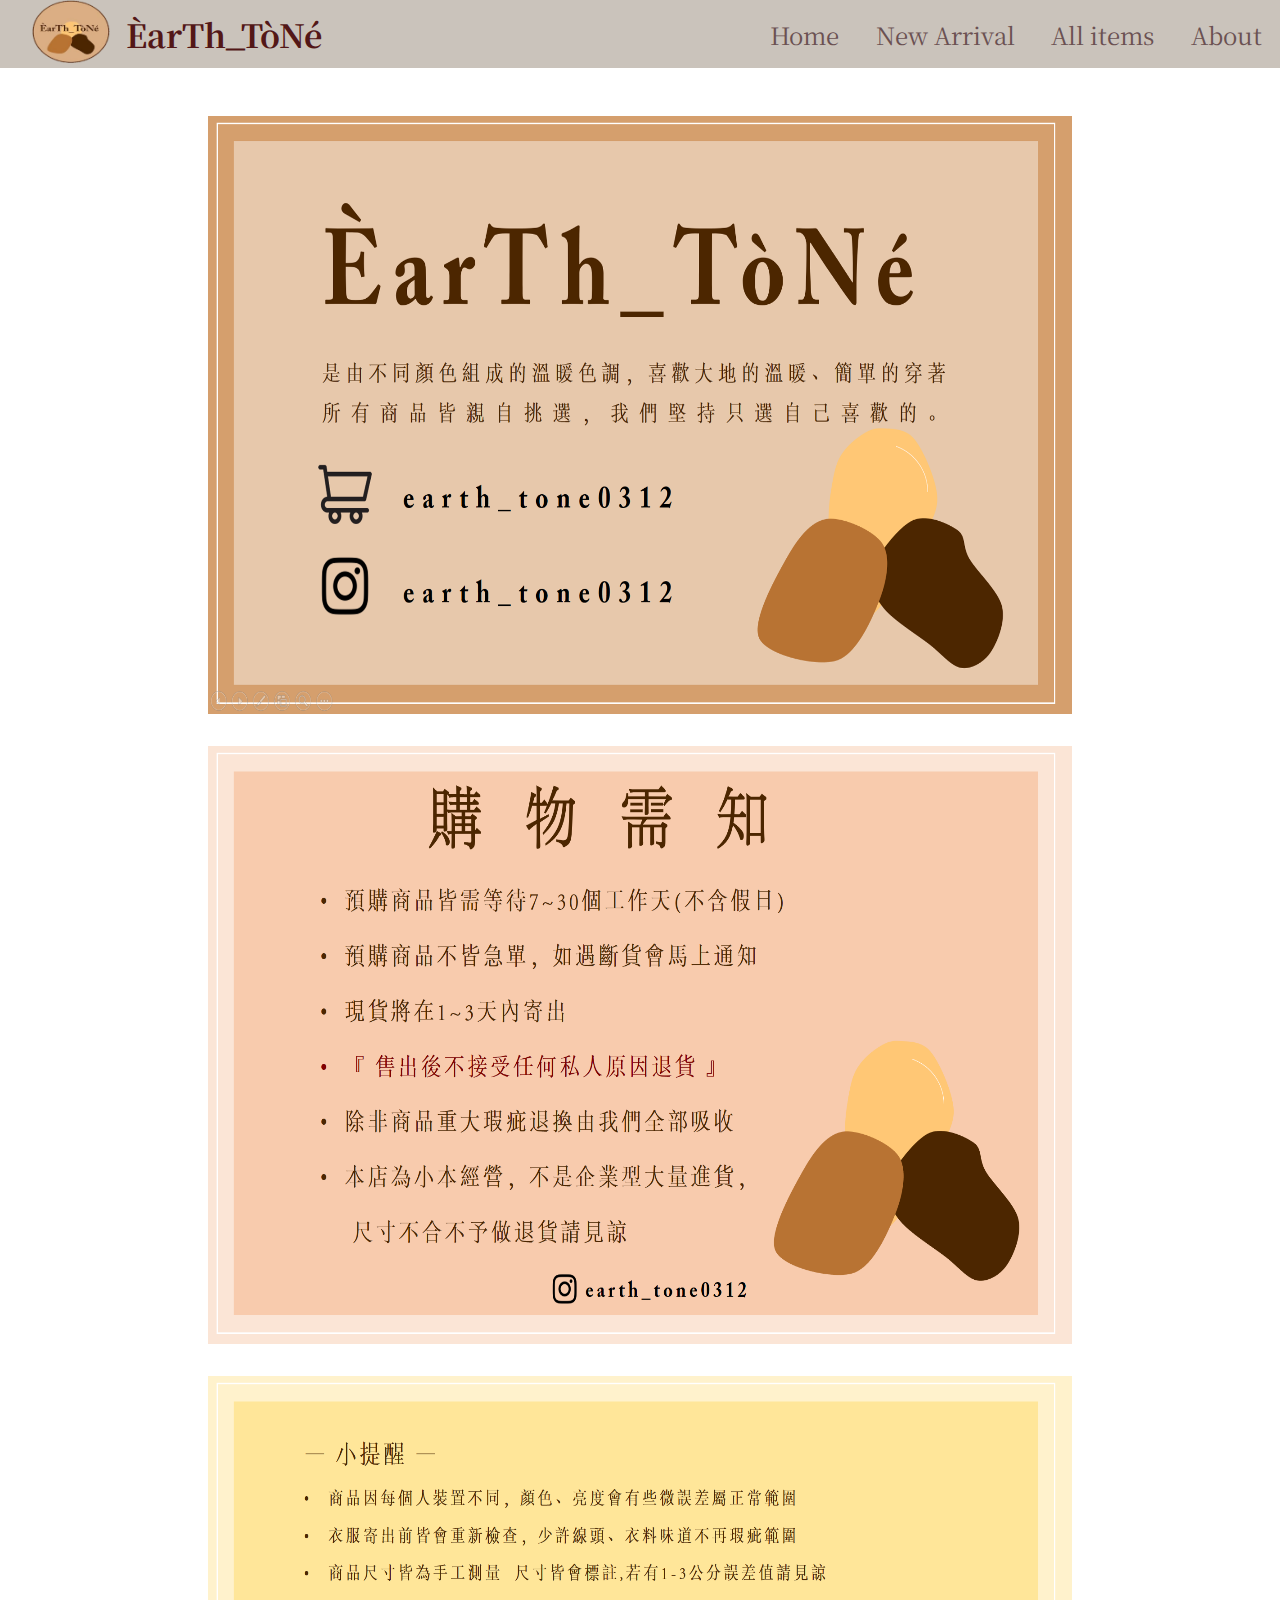
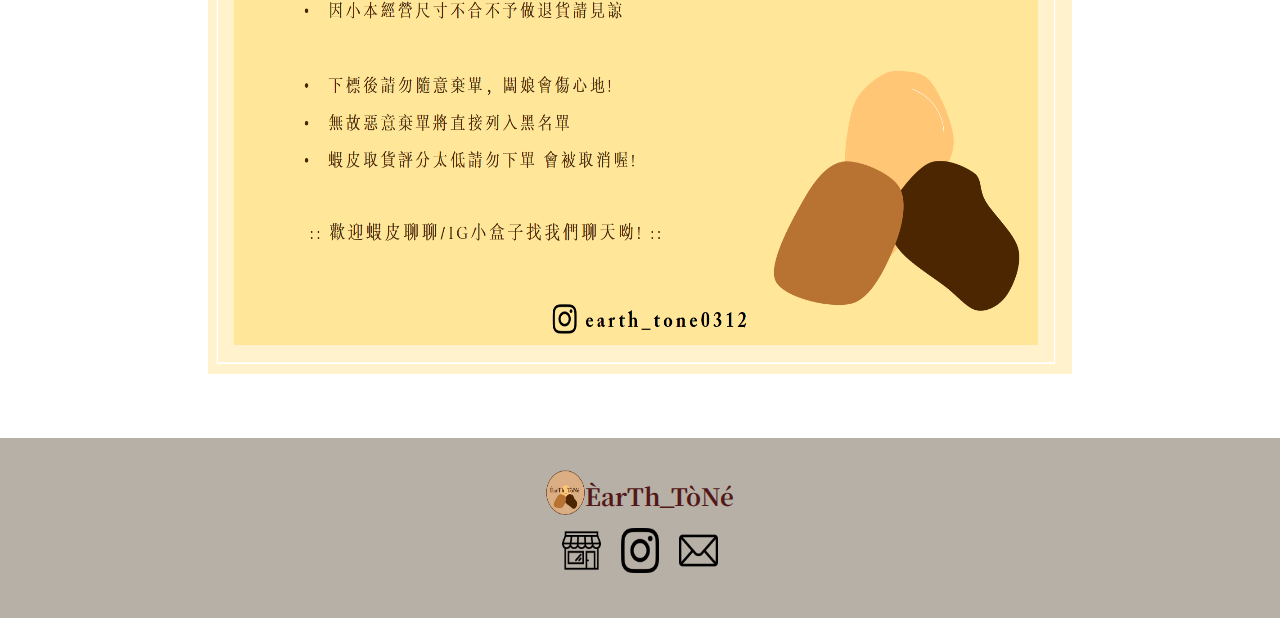
<file: about.html>
<!DOCTYPE html>
<html lang="zh">
  <head>
    <meta charset="UTF-8" />
    <meta http-equiv="X-UA-Compatible" content="IE=edge" />
    <meta name="viewport" content="width=device-width, initial-scale=1.0" />
    <title>ÈarTh_TòNé</title>
    <meta
      name="descruption"
      content="是由不同顏色組成的溫暖色調，喜歡大地的溫暖、簡單的穿著所有商品皆親自挑選，我們堅持只選自己喜歡的。"
    />
    <meta name="robot" content="index,follow" />
    <!-- google font -->
    <link rel="preconnect" href="https://fonts.googleapis.com" />
    <link rel="preconnect" href="https://fonts.gstatic.com" crossorigin />
    <link
      href="https://fonts.googleapis.com/css2?family=Noto+Serif+TC:wght@300&display=swap"
      rel="stylesheet"
    />
    <link rel="stylesheet" href="./styles/about.css" />
  </head>

  <body>
    <!-- header -->
    <header>
      <div class="logo">
        <a href="./index.html"><img src="./icon/logo.png" alt="logo" /></a>
        <a href="./index.html"> <h1>ÈarTh_TòNé</h1></a>
      </div>

      <nav>
        <ul>
          <li><a href="./index.html">Home</a></li>
          <li><a href="./New.html">New Arrival</a></li>
          <li><a href="./all.html">All items</a></li>
          <li><a href="./about.html">About</a></li>
        </ul>
      </nav>
    </header>

    <!-- image part of banner -->
    <main>
      <section class="homepage">
        <img src="./icon/1.png" alt="picture" />
        <img src="./icon/2.png" alt="picture" />
        <img src="./icon/3.png" alt="picture" />
      </section>

      <footer>
        <div class="footerlogo">
          <a href="./index.html"><img src="./icon/logo.png" alt="logo" /></a>
          <a href="./index.html"> <h1>ÈarTh_TòNé</h1></a>
        </div>
        <div class="footerlink">
          <a href="https://shopee.tw/yu_8991?smtt=0.0.9"
            ><img src="./icon/shop.png" alt="picture"
          /></a>
          <a href="https://instagram.com/earth_tone0312?utm_medium=copy_link"
            ><img src="./icon/instagram.png" alt="picture"
          /></a>
          <a href="mailto:earthtone0312@gmail.com"
            ><img src="./icon/mail.png" alt="picture"
          /></a>
        </div>
      </footer>
    </main>
  </body>
</html>
</file>
<file: styles/about.css>
* {
  padding: 0;
  margin: 0;
  -webkit-box-sizing: border-box;
          box-sizing: border-box;
  font-family: "Noto Serif TC", serif;
}

header {
  display: -webkit-box;
  display: -ms-flexbox;
  display: flex;
  -webkit-box-align: center;
      -ms-flex-align: center;
          align-items: center;
  background-color: #cac3bb;
  -ms-flex-wrap: wrap;
      flex-wrap: wrap;
  font-size: 1rem;
}

header div.logo {
  display: -webkit-box;
  display: -ms-flexbox;
  display: flex;
  -webkit-box-align: center;
      -ms-flex-align: center;
          align-items: center;
  -webkit-box-flex: 5;
      -ms-flex: 5 1 400px;
          flex: 5 1 400px;
  margin-left: 2rem;
}

header div.logo a {
  text-decoration: none;
}

header div.logo a img {
  min-width: 4vw;
  max-height: 7vh;
}

header div.logo a h1 {
  color: #531717;
  padding: 0rem 1rem;
}

header nav {
  -webkit-box-flex: 2;
      -ms-flex: 2 1 400px;
          flex: 2 1 400px;
}

header nav ul {
  display: -webkit-box;
  display: -ms-flexbox;
  display: flex;
  list-style-type: none;
  -ms-flex-pack: distribute;
      justify-content: space-around;
}

header nav ul li a {
  color: #6b5152;
  text-decoration: none;
  font-size: 1.5rem;
}

main section.homepage {
  margin-top: 2rem;
  display: -webkit-box;
  display: -ms-flexbox;
  display: flex;
  -webkit-box-orient: vertical;
  -webkit-box-direction: normal;
      -ms-flex-direction: column;
          flex-direction: column;
  -webkit-box-align: center;
      -ms-flex-align: center;
          align-items: center;
}

main section.homepage img {
  width: 70vw;
  height: 70vh;
  padding: 1rem 1rem;
}

footer {
  background-color: darkgray;
  display: -webkit-box;
  display: -ms-flexbox;
  display: flex;
  -webkit-box-orient: vertical;
  -webkit-box-direction: normal;
      -ms-flex-direction: column;
          flex-direction: column;
  -webkit-box-align: center;
      -ms-flex-align: center;
          align-items: center;
  -webkit-box-pack: center;
      -ms-flex-pack: center;
          justify-content: center;
  padding: 2rem;
  background-color: #b7b0a6;
  margin-top: 3rem;
}

footer div.footerlogo {
  display: -webkit-box;
  display: -ms-flexbox;
  display: flex;
  -webkit-box-align: center;
      -ms-flex-align: center;
          align-items: center;
}

footer div.footerlogo a {
  text-decoration: none;
}

footer div.footerlogo a h1 {
  font-size: 1.5rem;
  color: #531717;
}

footer div.footerlogo a img {
  width: 3vw;
  height: 5vh;
}

footer div.footerlink a img {
  width: 3vw;
  height: 5vh;
  margin: 0.5rem 0.5rem;
}

@media screen and (max-width: 700px) {
  header nav ul li a {
    font-size: 1.25rem;
  }
  main section.backImage {
    min-height: 90vh;
    width: 100%;
    -webkit-box-orient: vertical;
    -webkit-box-direction: normal;
        -ms-flex-direction: column;
            flex-direction: column;
  }
  main section.homepage {
    margin-top: 3rem;
  }
  main section.homepage div.card {
    display: -webkit-box;
    display: -ms-flexbox;
    display: flex;
    -ms-flex-wrap: wrap;
        flex-wrap: wrap;
  }
  main section.homepage div.card img {
    min-width: 60vw;
    height: 50vh;
  }
  main section.homepage div.card {
    display: -webkit-box;
    display: -ms-flexbox;
    display: flex;
    -webkit-box-align: center;
        -ms-flex-align: center;
            align-items: center;
    -webkit-box-pack: center;
        -ms-flex-pack: center;
            justify-content: center;
  }
  main section.homepage div.card img {
    width: 20vw;
    height: 40vh;
  }
}
/*# sourceMappingURL=about.css.map */
</file>
